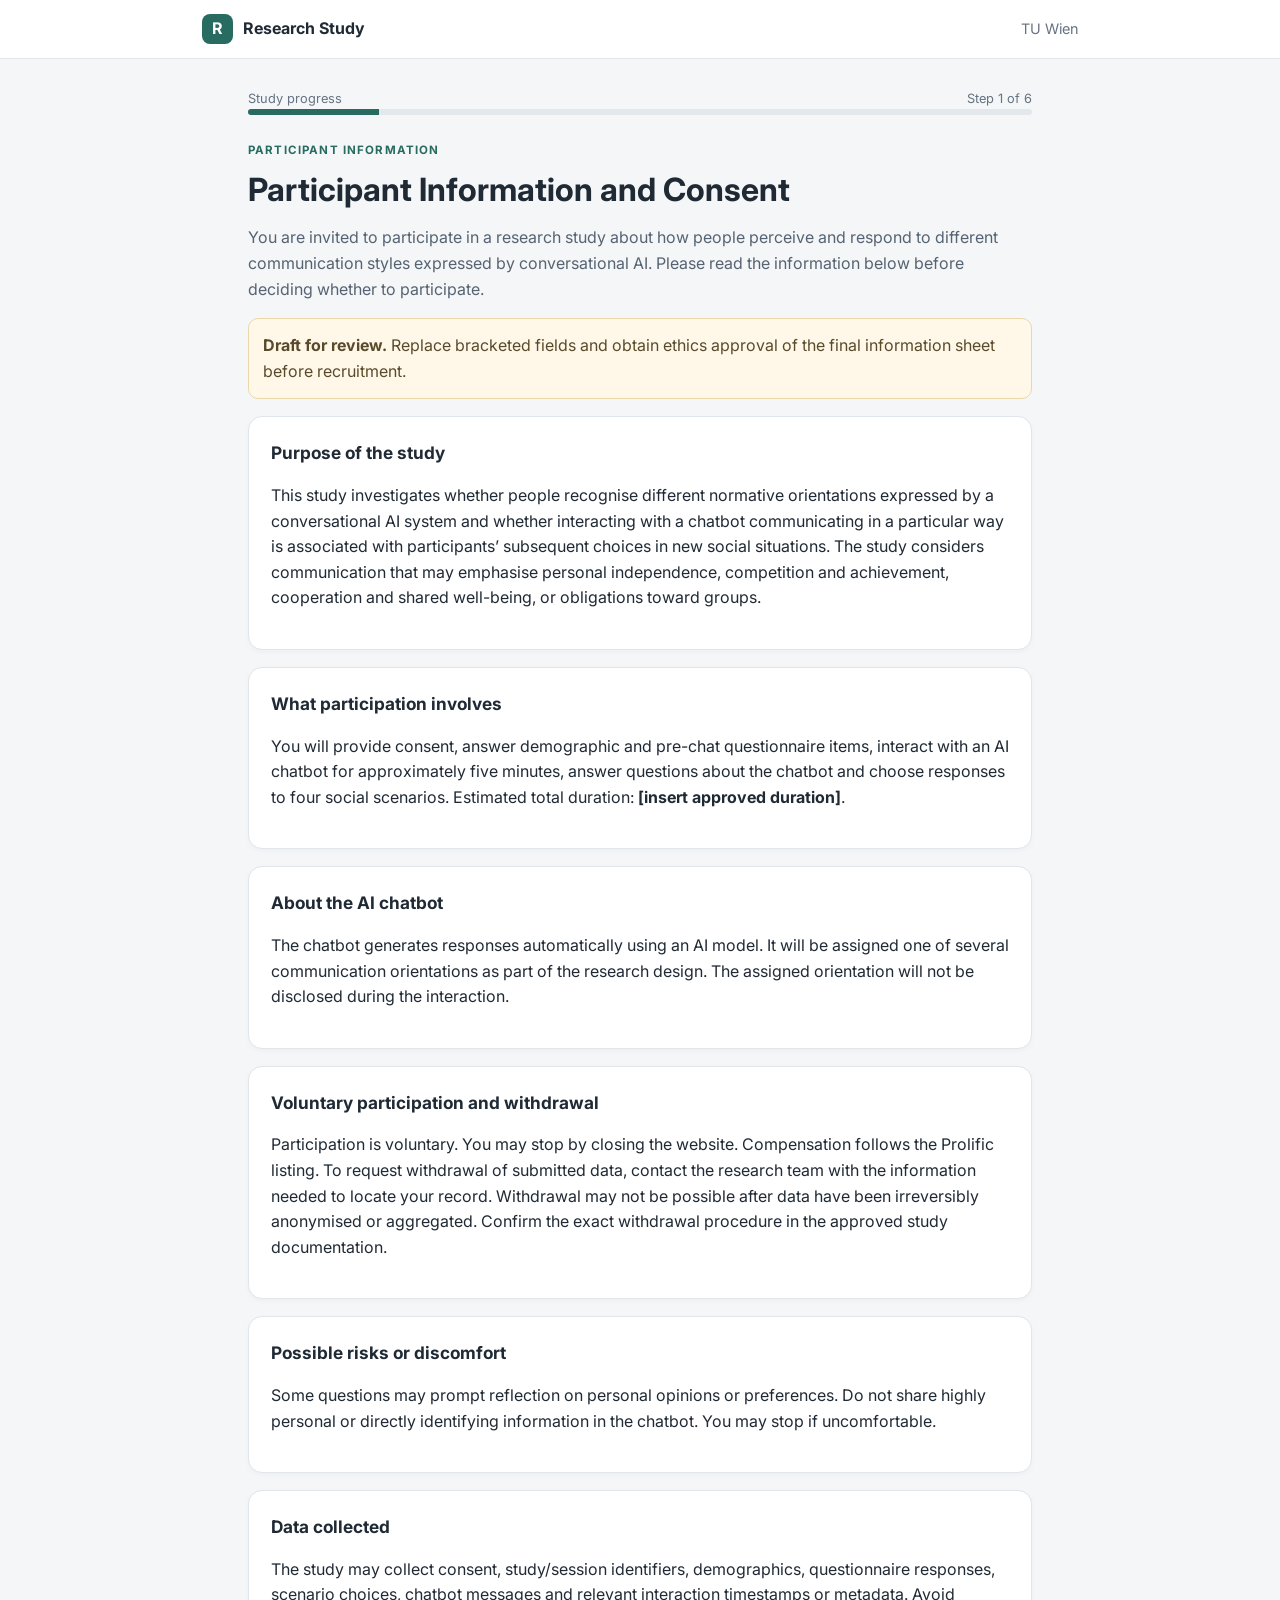
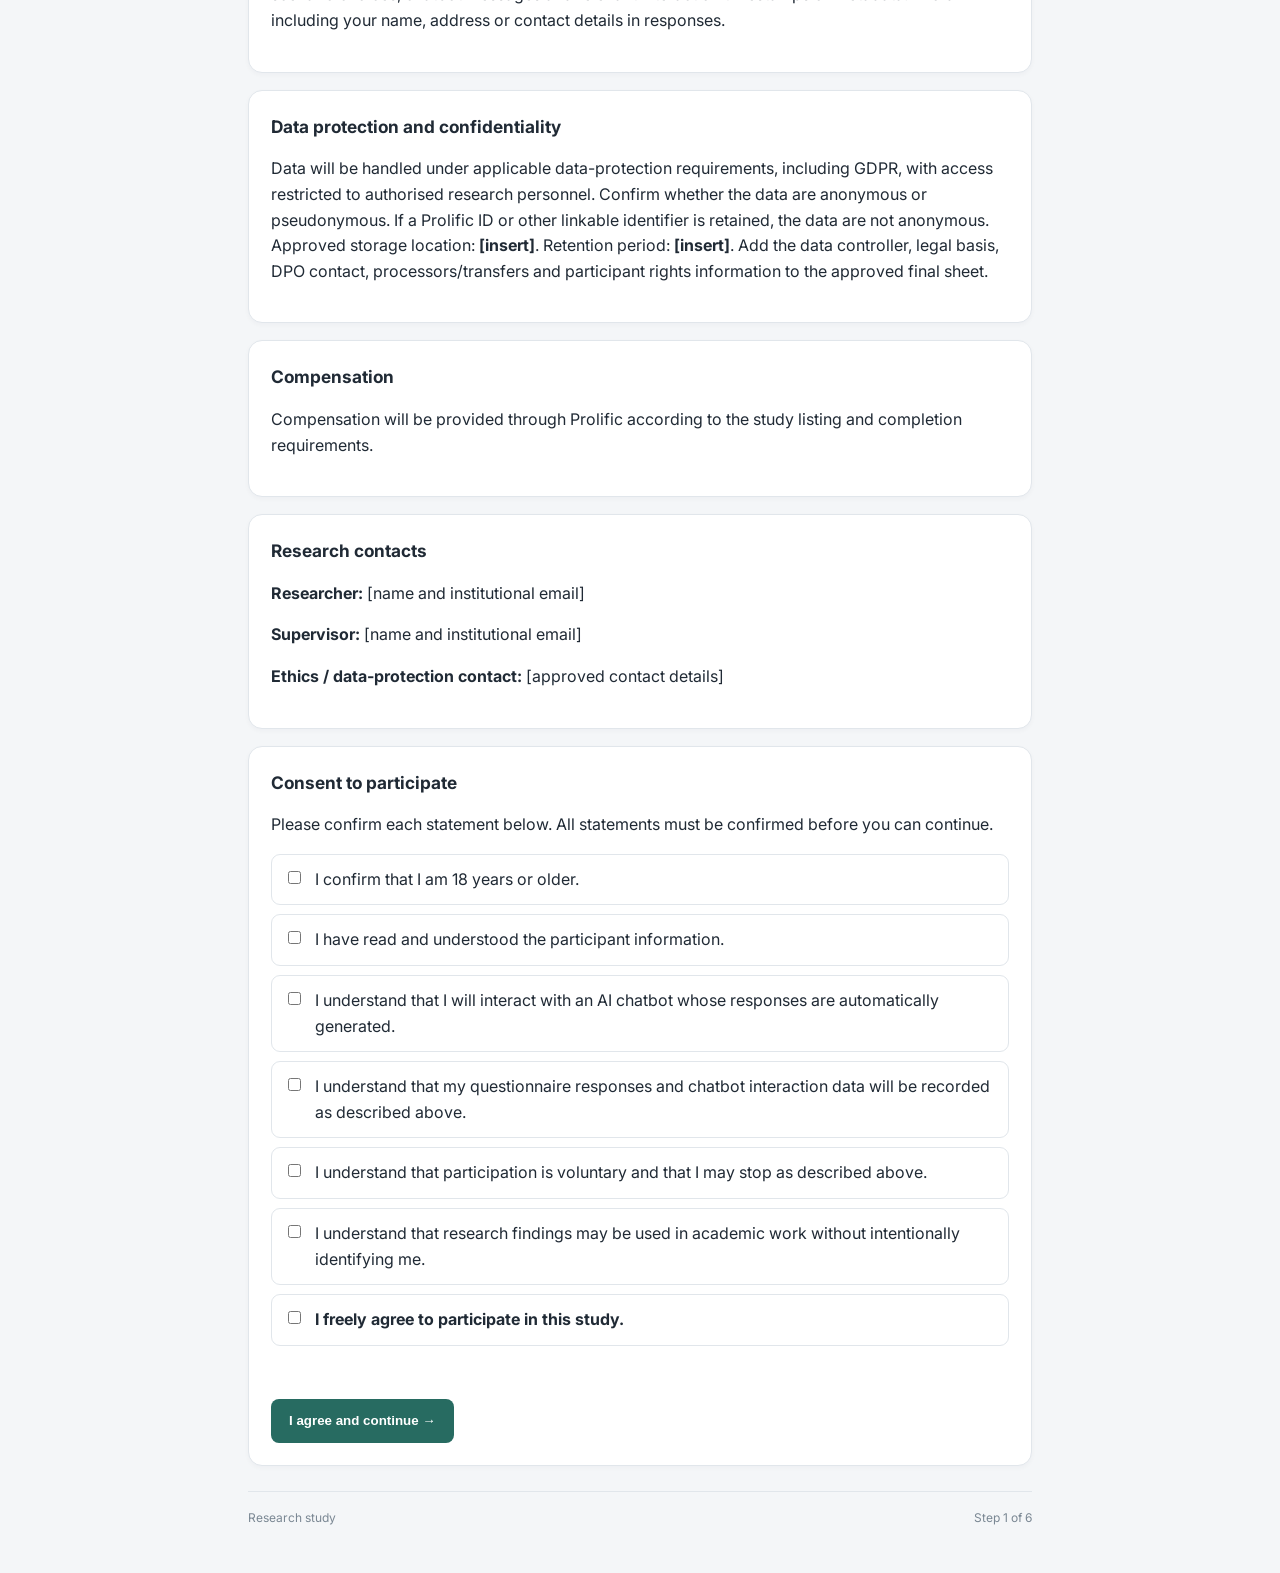
<file: index.html>
<!doctype html>
<html lang="en">
<head>
  <meta charset="utf-8">
  <meta name="viewport" content="width=device-width,initial-scale=1">
  <title>Research Study</title>

  <link rel="stylesheet" href="assets/styles.css">
  <script defer src="assets/config.js"></script>
  <script defer src="assets/app.js"></script>
</head>

<body data-page="consent">

<header class="site-header">
  <div class="header-inner">
    <div class="brand">
      <span class="brand-mark">R</span>
      Research Study
    </div>
    <span class="institution">TU Wien</span>
  </div>
</header>

<main class="survey-shell">

  <div class="progress-wrap">
    <div class="progress-label">
      <span>Study progress</span>
      <span>Step 1 of 6</span>
    </div>
    <div class="progress-track">
      <span style="width:16.67%"></span>
    </div>
  </div>

  <section class="page-heading">
    <p class="eyebrow">PARTICIPANT INFORMATION</p>
    <h1>Participant Information and Consent</h1>
    <p class="intro">
      You are invited to participate in a research study about how people
      perceive and respond to different communication styles expressed by
      conversational AI. Please read the information below before deciding
      whether to participate.
    </p>
  </section>

  <div class="notice">
    <b>Draft for review.</b>
    Replace bracketed fields and obtain ethics approval of the final
    information sheet before recruitment.
  </div>

  <section class="content-section">
    <h2>Purpose of the study</h2>
    <p>
      This study investigates whether people recognise different normative
      orientations expressed by a conversational AI system and whether
      interacting with a chatbot communicating in a particular way is
      associated with participants’ subsequent choices in new social
      situations. The study considers communication that may emphasise
      personal independence, competition and achievement, cooperation and
      shared well-being, or obligations toward groups.
    </p>
  </section>

  <section class="content-section">
    <h2>What participation involves</h2>
    <p>
      You will provide consent, answer demographic and pre-chat questionnaire
      items, interact with an AI chatbot for approximately five minutes,
      answer questions about the chatbot and choose responses to four social
      scenarios. Estimated total duration:
      <b>[insert approved duration]</b>.
    </p>
  </section>

  <section class="content-section">
    <h2>About the AI chatbot</h2>
    <p>
      The chatbot generates responses automatically using an AI model.
      It will be assigned one of several communication orientations as part
      of the research design. The assigned orientation will not be disclosed
      during the interaction.
    </p>
  </section>

  <section class="content-section">
    <h2>Voluntary participation and withdrawal</h2>
    <p>
      Participation is voluntary. You may stop by closing the website.
      Compensation follows the Prolific listing. To request withdrawal of
      submitted data, contact the research team with the information needed
      to locate your record. Withdrawal may not be possible after data have
      been irreversibly anonymised or aggregated. Confirm the exact
      withdrawal procedure in the approved study documentation.
    </p>
  </section>

  <section class="content-section">
    <h2>Possible risks or discomfort</h2>
    <p>
      Some questions may prompt reflection on personal opinions or
      preferences. Do not share highly personal or directly identifying
      information in the chatbot. You may stop if uncomfortable.
    </p>
  </section>

  <section class="content-section">
    <h2>Data collected</h2>
    <p>
      The study may collect consent, study/session identifiers, demographics,
      questionnaire responses, scenario choices, chatbot messages and
      relevant interaction timestamps or metadata. Avoid including your
      name, address or contact details in responses.
    </p>
  </section>

  <section class="content-section">
    <h2>Data protection and confidentiality</h2>
    <p>
      Data will be handled under applicable data-protection requirements,
      including GDPR, with access restricted to authorised research
      personnel. Confirm whether the data are anonymous or pseudonymous.
      If a Prolific ID or other linkable identifier is retained, the data
      are not anonymous. Approved storage location: <b>[insert]</b>.
      Retention period: <b>[insert]</b>. Add the data controller, legal
      basis, DPO contact, processors/transfers and participant rights
      information to the approved final sheet.
    </p>
  </section>

  <section class="content-section">
    <h2>Compensation</h2>
    <p>
      Compensation will be provided through Prolific according to the study
      listing and completion requirements.
    </p>
  </section>

  <section class="content-section">
    <h2>Research contacts</h2>
    <p><b>Researcher:</b> [name and institutional email]</p>
    <p><b>Supervisor:</b> [name and institutional email]</p>
    <p><b>Ethics / data-protection contact:</b> [approved contact details]</p>
  </section>

  <section class="content-section">
    <h2>Consent to participate</h2>
    <p>
      Please confirm each statement below. All statements must be confirmed
      before you can continue.
    </p>

    <form id="consent-form">

      <label class="check-row">
        <input type="checkbox" name="adult" value="yes" required>
        I confirm that I am 18 years or older.
      </label>

      <label class="check-row">
        <input type="checkbox" name="information" value="yes" required>
        I have read and understood the participant information.
      </label>

      <label class="check-row">
        <input type="checkbox" name="ai" value="yes" required>
        I understand that I will interact with an AI chatbot whose responses
        are automatically generated.
      </label>

      <label class="check-row">
        <input type="checkbox" name="data" value="yes" required>
        I understand that my questionnaire responses and chatbot interaction
        data will be recorded as described above.
      </label>

      <label class="check-row">
        <input type="checkbox" name="voluntary" value="yes" required>
        I understand that participation is voluntary and that I may stop
        as described above.
      </label>

      <label class="check-row">
        <input type="checkbox" name="publication" value="yes" required>
        I understand that research findings may be used in academic work
        without intentionally identifying me.
      </label>

      <label class="check-row">
        <input type="checkbox" name="agree" value="yes" required>
        <b>I freely agree to participate in this study.</b>
      </label>

      <p id="consent-error" class="form-error" role="alert"></p>

      <button
        class="button button-primary"
        type="submit"
      >
        I agree and continue →
      </button>

    </form>
  </section>

  <footer class="page-footer">
    <span>Research study</span>
    <span>Step 1 of 6</span>
  </footer>

</main>

</body>
</html>
</file>
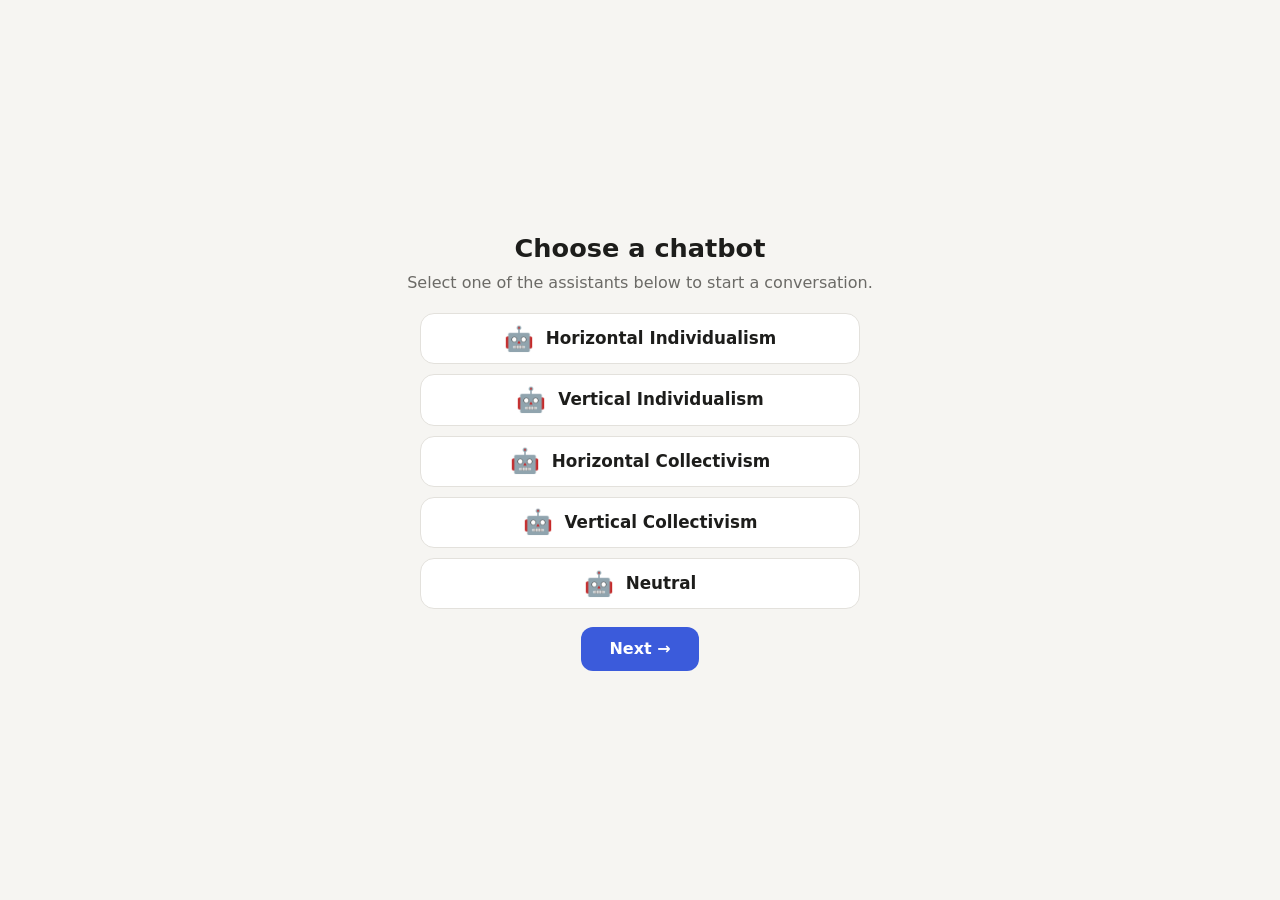
<file: chatbot.html>
<!DOCTYPE html>
<html lang="en">
<head>
<meta charset="UTF-8">
<meta name="viewport" content="width=device-width, initial-scale=1">
<title>Chatbot Hub</title>
<style>
  :root{--bg:#f6f5f2;--surface:#fff;--text:#1d1d1b;--muted:#6b6a66;--accent:#3b5bdb;--accent-text:#fff;--border:#e3e1dc;--user:#3b5bdb;--bot:#eeece7}
  @media (prefers-color-scheme:dark){:root{--bg:#161616;--surface:#212121;--text:#ececea;--muted:#9a9993;--accent:#7c93f5;--accent-text:#10131f;--border:#333;--user:#4a63d8;--bot:#2c2c2b}}
  *{box-sizing:border-box}
  html,body{height:100%;margin:0}
  body{background:var(--bg);color:var(--text);font:16px/1.5 system-ui,-apple-system,"Segoe UI",sans-serif}
  .view{display:none;height:100%;max-width:760px;margin:0 auto;padding:24px 16px}
  .view.active{display:flex;flex-direction:column}

  /* Bot list: centered, stacked, compact */
  h1{margin:0 0 4px;font-size:1.6rem}
  .sub{color:var(--muted);margin:0 0 18px}
  #list-view.active{justify-content:safe center;align-items:center;text-align:center;overflow-y:auto}
  .grid{display:flex;flex-direction:column;gap:10px;width:100%;max-width:440px}
  .card{display:flex;align-items:center;justify-content:center;gap:12px;background:var(--surface);border:1px solid var(--border);border-radius:14px;padding:12px 18px;text-align:center;cursor:pointer;color:inherit;font:inherit;transition:transform .15s,border-color .15s}
  .card:hover{transform:translateY(-2px);border-color:var(--accent)}
  .card .emoji{font-size:1.5rem;line-height:1}
  .card h2{margin:0;font-size:1.05rem}
  .card p{margin:0;color:var(--muted);font-size:.9rem}
  .card p:empty{display:none}

  /* Chat */
  header{display:flex;align-items:center;gap:12px;padding-bottom:12px;border-bottom:1px solid var(--border)}
  header button{background:none;border:1px solid var(--border);color:var(--text);border-radius:8px;padding:6px 12px;cursor:pointer;font:inherit}
  header .title{font-weight:600}
  #messages{flex:1;overflow-y:auto;padding:16px 0;display:flex;flex-direction:column;gap:10px}
  .msg{max-width:80%;padding:10px 14px;border-radius:16px;white-space:pre-wrap;word-wrap:break-word}
  .msg.user{align-self:flex-end;background:var(--user);color:#fff;border-bottom-right-radius:4px}
  .msg.bot{align-self:flex-start;background:var(--bot);border-bottom-left-radius:4px}
  .msg.error{align-self:flex-start;background:transparent;border:1px solid #d9534f;color:#d9534f}
  .typing{color:var(--muted);font-style:italic}
  form{display:flex;gap:8px;padding-top:12px;border-top:1px solid var(--border)}
  textarea{flex:1;resize:none;border:1px solid var(--border);border-radius:12px;padding:10px 12px;font:inherit;background:var(--surface);color:var(--text);max-height:140px}
  textarea:focus{outline:2px solid var(--accent);outline-offset:-1px}
  form button{background:var(--accent);color:var(--accent-text);border:0;border-radius:12px;padding:0 20px;font:inherit;font-weight:600;cursor:pointer}
  form button:disabled{opacity:.5;cursor:not-allowed}
  #next{margin-top:18px;background:var(--accent);color:var(--accent-text);border:0;border-radius:12px;padding:10px 28px;font:inherit;font-weight:600;cursor:pointer}
</style>
</head>
<body>

<!-- Screen 1: bot list -->
<section id="list-view" class="view active">
  <h1>Choose a chatbot</h1>
  <p class="sub">Select one of the assistants below to start a conversation.</p>
  <div id="grid" class="grid"></div>
  <button id="next" type="button">Next →</button>
</section>

<!-- Screen 2: chat -->
<section id="chat-view" class="view">
  <header>
    <button id="back">← Back</button>
    <span id="bot-title" class="title"></span>
  </header>
  <div id="messages"></div>
  <form id="form">
    <textarea id="input" rows="1" placeholder="Type a message…" autocomplete="off"></textarea>
    <button id="send" type="submit">Send</button>
  </form>
</section>

<script>
/* =====================================================================
   1) BOTS: edit names, emojis and Production URLs here.
      Optional: add  description: "..."  to show a subtitle on a card.
   ===================================================================== */
const BOTS = [
  { id: "bot1", name: "Horizontal Individualism", emoji: "🤖", url: "https://n8n.media.tuwien.ac.at/webhook/081dece6-bb39-4f2f-9eba-d7d764baa713" },
  { id: "bot2", name: "Vertical Individualism",   emoji: "🤖", url: "https://n8n.media.tuwien.ac.at/webhook/212f5ec3-d485-45cb-b844-1f2da8c2df64" },
  { id: "bot3", name: "Horizontal Collectivism",  emoji: "🤖", url: "https://n8n.media.tuwien.ac.at/webhook/1c6cea6c-a2f4-4100-be37-87e0f11e1711" },
  { id: "bot4", name: "Vertical Collectivism",    emoji: "🤖", url: "https://n8n.media.tuwien.ac.at/webhook/bbcb23a2-2da1-485a-8ff1-3eb6faaca9f4" },
  { id: "bot5", name: "Neutral",                  emoji: "🤖", url: "https://n8n.media.tuwien.ac.at/webhook/0f106ff1-6106-4ef1-9b2b-d86296be23a2" },
];

/* =====================================================================
   2) REQUEST / RESPONSE FORMAT (matches your n8n Webhook workflows)
      n8n reads these as  body.sessionId  and  body.chatInput
   ===================================================================== */
function buildRequestBody(text, sessionId) {
  return { action: "sendMessage", sessionId: sessionId, chatInput: text };
}

// Pulls the reply text out of n8n's JSON: {"output": "..."}
function extractReply(data) {
  if (Array.isArray(data)) data = data[0];
  if (typeof data === "string") return data;
  return data?.output ?? data?.text ?? data?.message ?? data?.response ?? JSON.stringify(data);
}

/* =====================================================================
   3) NEXT BUTTON (on the bot list page): page opened when clicked
   ===================================================================== */
const NEXT_PAGE = "post-chat.html";

/* ===================================================================== */

const $ = (id) => document.getElementById(id);
const sessions = {};   // one session per bot, so each bot keeps its own memory
const histories = {};  // chat history per bot (kept while the page is open)
let current = null;

function newSessionId() {
  return (crypto.randomUUID ? crypto.randomUUID() : String(Date.now()) + Math.random());
}

// Render bot cards
BOTS.forEach((bot) => {
  const card = document.createElement("button");
  card.className = "card";
  card.innerHTML = '<div class="emoji"></div><h2></h2><p></p>';
  card.querySelector(".emoji").textContent = bot.emoji;
  card.querySelector("h2").textContent = bot.name;
  card.querySelector("p").textContent = bot.description || "";
  card.onclick = () => openBot(bot);
  $("grid").appendChild(card);
});

function show(view) {
  document.querySelectorAll(".view").forEach((v) => v.classList.remove("active"));
  $(view).classList.add("active");
}

function addMessage(role, text) {
  const el = document.createElement("div");
  el.className = "msg " + role;
  el.textContent = text;
  $("messages").appendChild(el);
  $("messages").scrollTop = $("messages").scrollHeight;
  return el;
}

$("next").onclick = () => { window.location.href = NEXT_PAGE; };

function openBot(bot) {
  current = bot;
  sessions[bot.id] ??= newSessionId();
  histories[bot.id] ??= [];
  $("bot-title").textContent = bot.emoji + " " + bot.name;
  $("messages").innerHTML = "";
  histories[bot.id].forEach((m) => addMessage(m.role, m.text));
  if (!histories[bot.id].length) addMessage("bot", "Hi! How can I help?");
  show("chat-view");
  $("input").focus();
}

$("back").onclick = () => show("list-view");

async function sendMessage(text) {
  const bot = current;
  addMessage("user", text);
  histories[bot.id].push({ role: "user", text });
  $("send").disabled = true;
  const typing = addMessage("bot", "Typing…");
  typing.classList.add("typing");

  try {
    const res = await fetch(bot.url, {
      method: "POST",
      headers: { "Content-Type": "application/json" },
      body: JSON.stringify(buildRequestBody(text, sessions[bot.id])),
    });
    if (!res.ok) throw new Error("Server responded with " + res.status);
    const raw = await res.text();
    let data;
    try { data = JSON.parse(raw); } catch { data = raw; }
    const reply = extractReply(data);
    typing.remove();
    addMessage("bot", reply);
    histories[bot.id].push({ role: "bot", text: reply });
  } catch (err) {
    typing.remove();
    addMessage("error", "Could not reach the bot. " + err.message);
  } finally {
    $("send").disabled = false;
    $("input").focus();
  }
}

$("form").onsubmit = (e) => {
  e.preventDefault();
  const text = $("input").value.trim();
  if (!text || $("send").disabled) return;
  $("input").value = "";
  $("input").style.height = "auto";
  sendMessage(text);
};

// Enter sends, Shift+Enter makes a new line
$("input").addEventListener("keydown", (e) => {
  if (e.key === "Enter" && !e.shiftKey) { e.preventDefault(); $("form").requestSubmit(); }
});
$("input").addEventListener("input", (e) => {
  e.target.style.height = "auto";
  e.target.style.height = e.target.scrollHeight + "px";
});
</script>
</body>
</html>
</file>
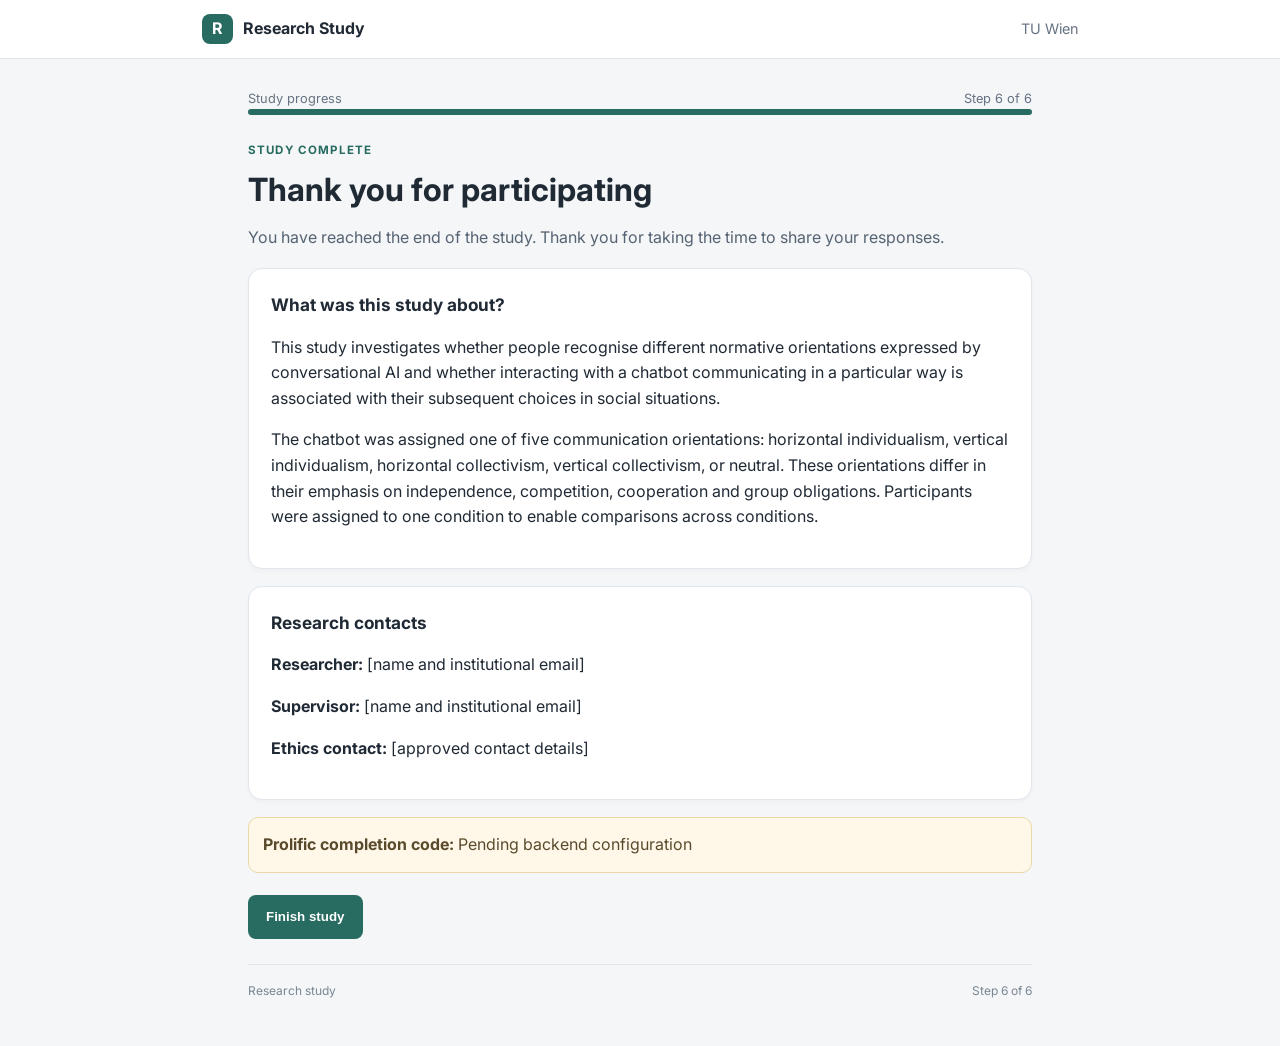
<file: debrief.html>
<!doctype html><html lang="en"><head><meta charset="utf-8"><meta name="viewport" content="width=device-width,initial-scale=1"><title>Research Study</title><link rel="stylesheet" href="assets/styles.css"><script defer src="assets/config.js"></script><script defer src="assets/app.js"></script></head><body data-page="debrief"><header class="site-header"><div class="header-inner"><div class="brand"><span class="brand-mark">R</span>Research Study</div><span class="institution">TU Wien</span></div></header><main class="survey-shell"><div class="progress-wrap"><div class="progress-label"><span>Study progress</span><span>Step 6 of 6</span></div><div class="progress-track"><span style="width:100%"></span></div></div><section class="page-heading"><p class="eyebrow">STUDY COMPLETE</p><h1>Thank you for participating</h1><p class="intro">You have reached the end of the study. Thank you for taking the time to share your responses.</p></section><section class="content-section"><h2>What was this study about?</h2><p>This study investigates whether people recognise different normative orientations expressed by conversational AI and whether interacting with a chatbot communicating in a particular way is associated with their subsequent choices in social situations.</p><p>The chatbot was assigned one of five communication orientations: horizontal individualism, vertical individualism, horizontal collectivism, vertical collectivism, or neutral. These orientations differ in their emphasis on independence, competition, cooperation and group obligations. Participants were assigned to one condition to enable comparisons across conditions.</p></section><section class="content-section"><h2>Research contacts</h2><p><b>Researcher:</b> [name and institutional email]</p><p><b>Supervisor:</b> [name and institutional email]</p><p><b>Ethics contact:</b> [approved contact details]</p></section><div class="notice"><b>Prolific completion code:</b> <span id="completion-code">Pending backend configuration</span></div><div class="form-actions"><button id="finish-button" class="button button-primary" type="button">Finish study</button></div><footer class="page-footer"><span>Research study</span><span>Step 6 of 6</span></footer></main></body></html>
</file>
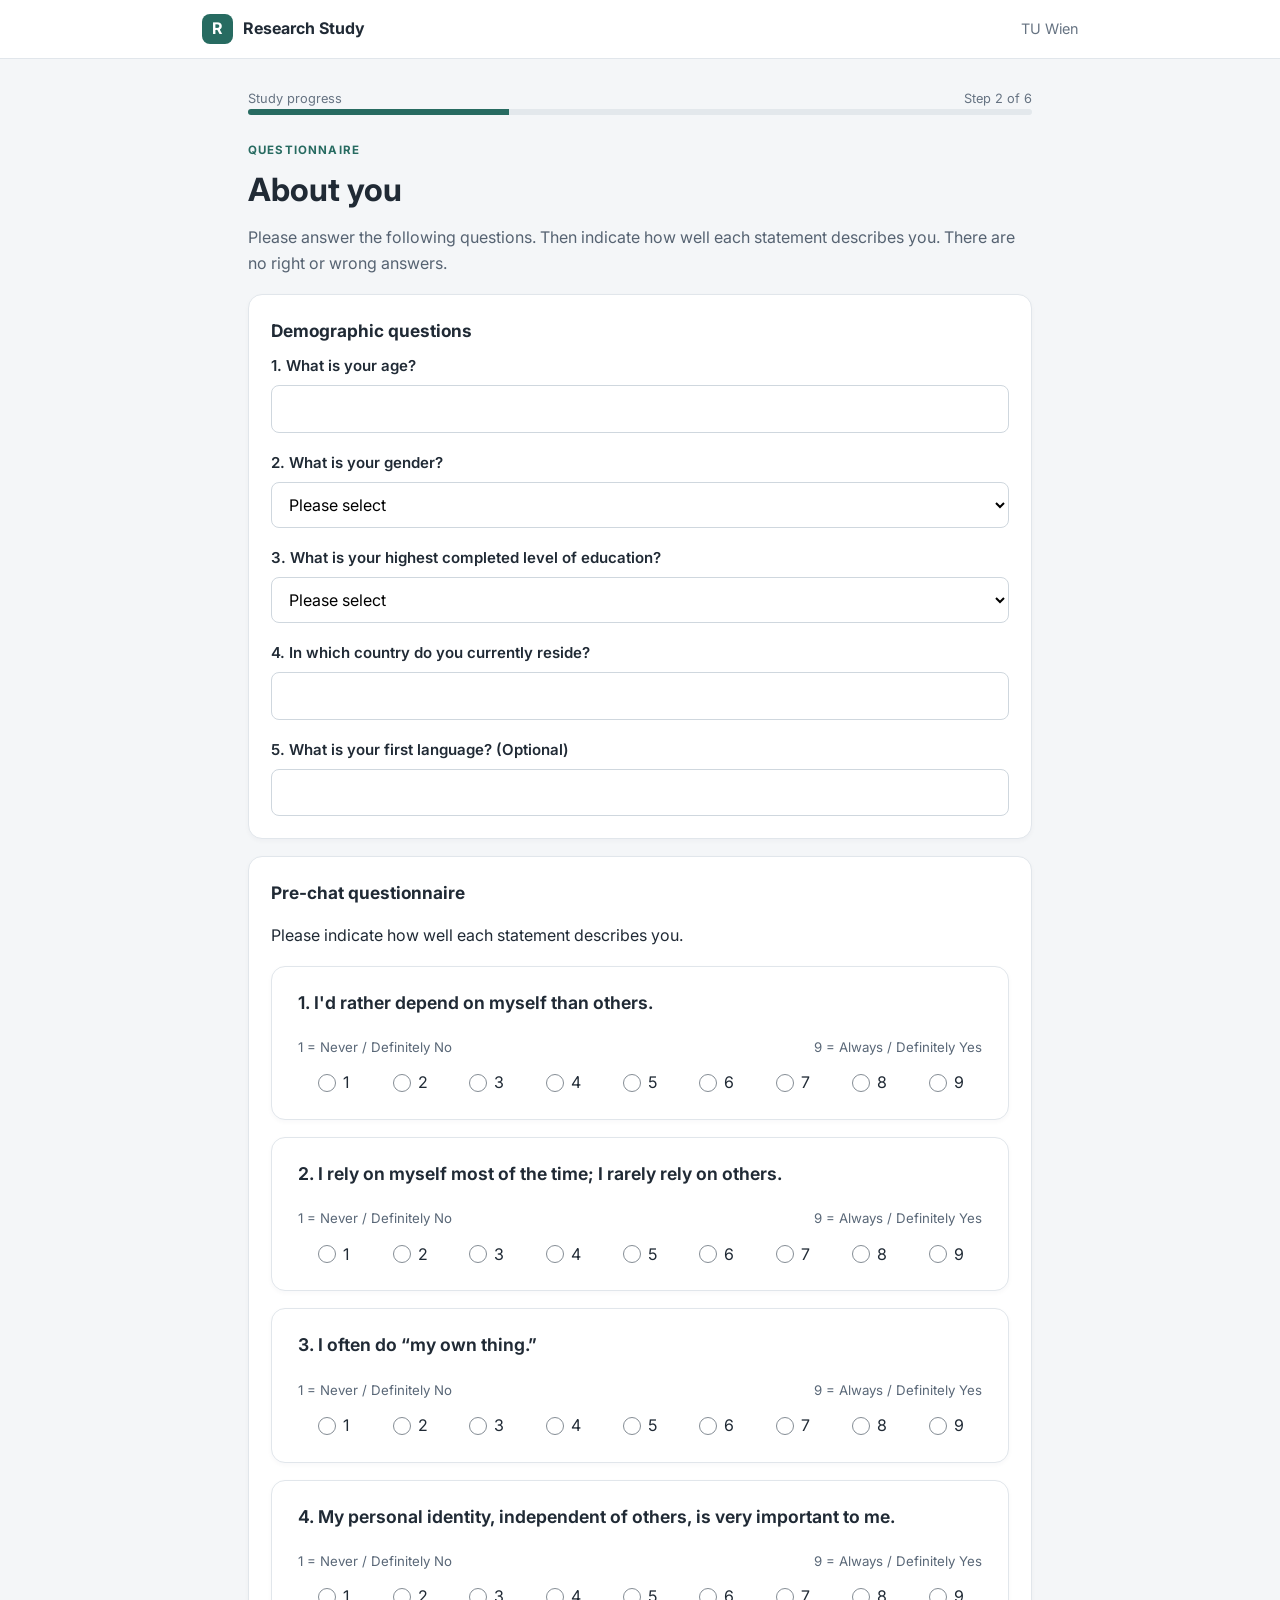
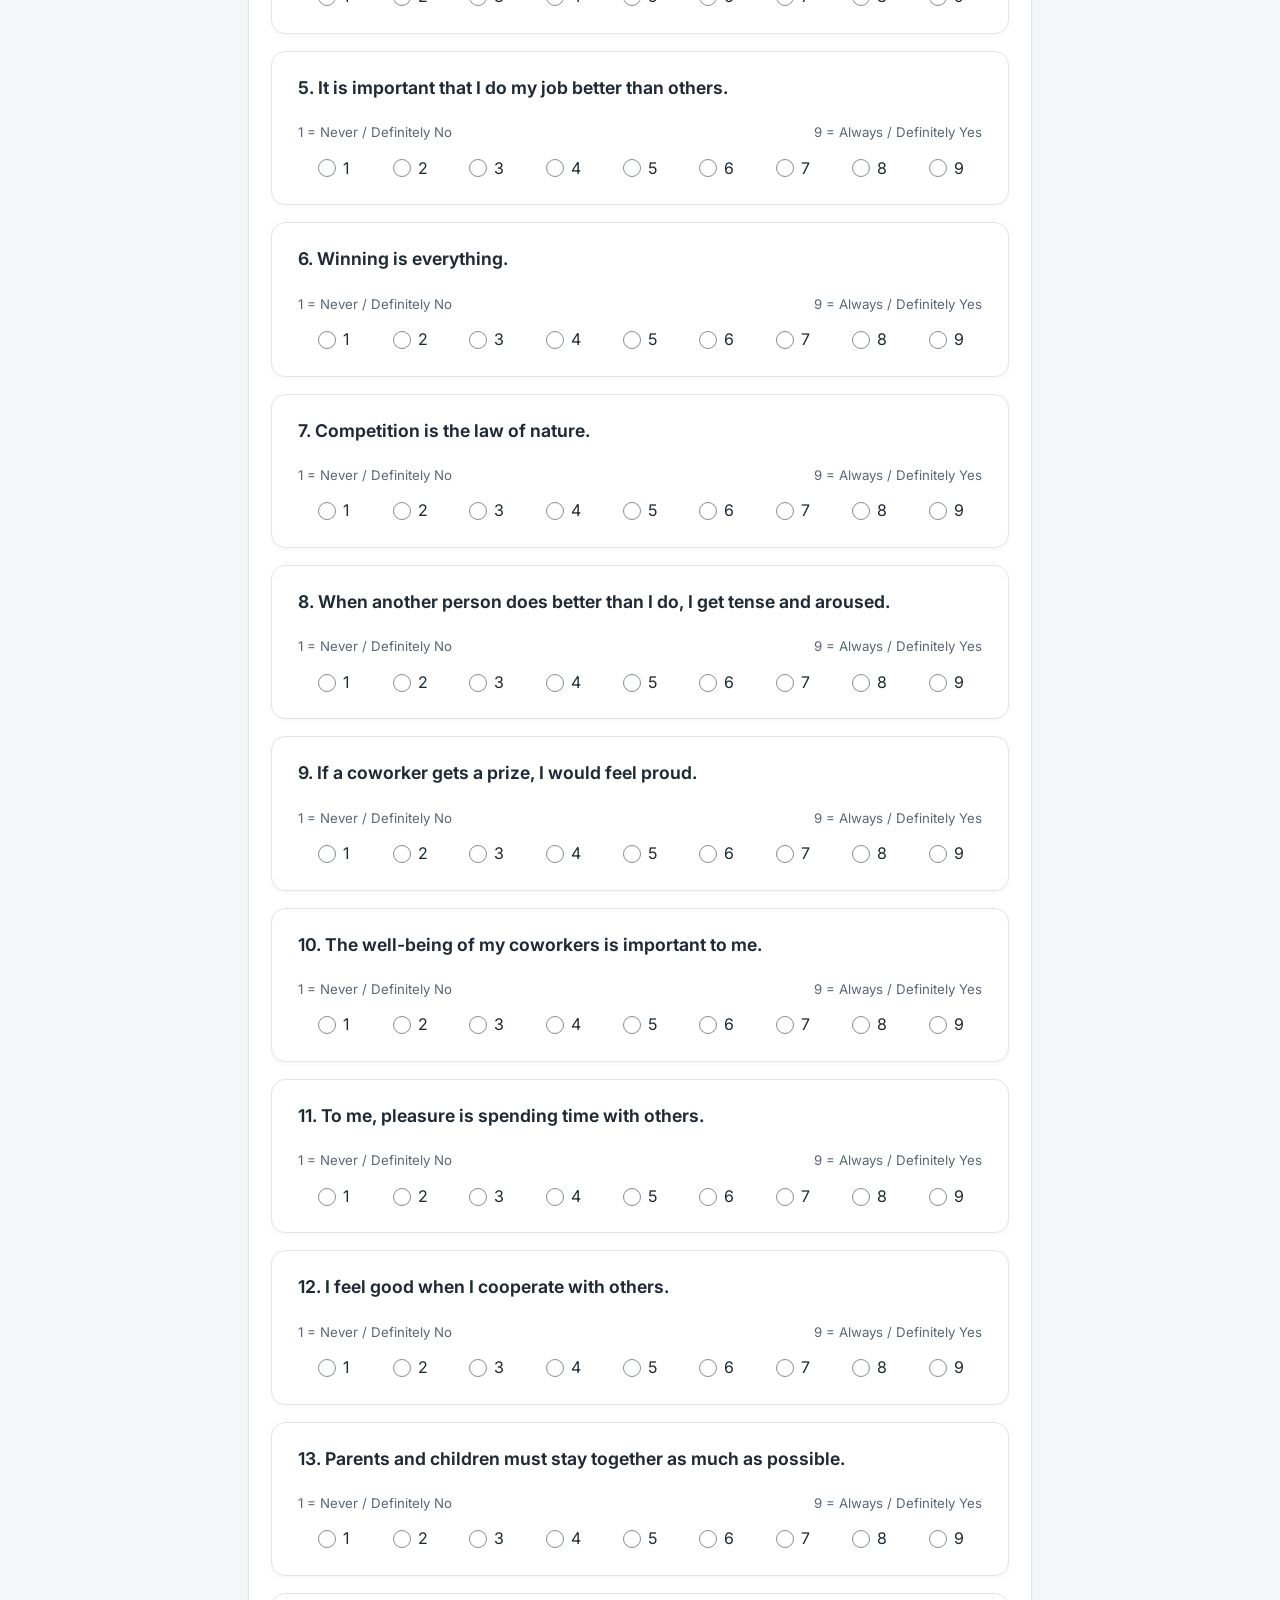
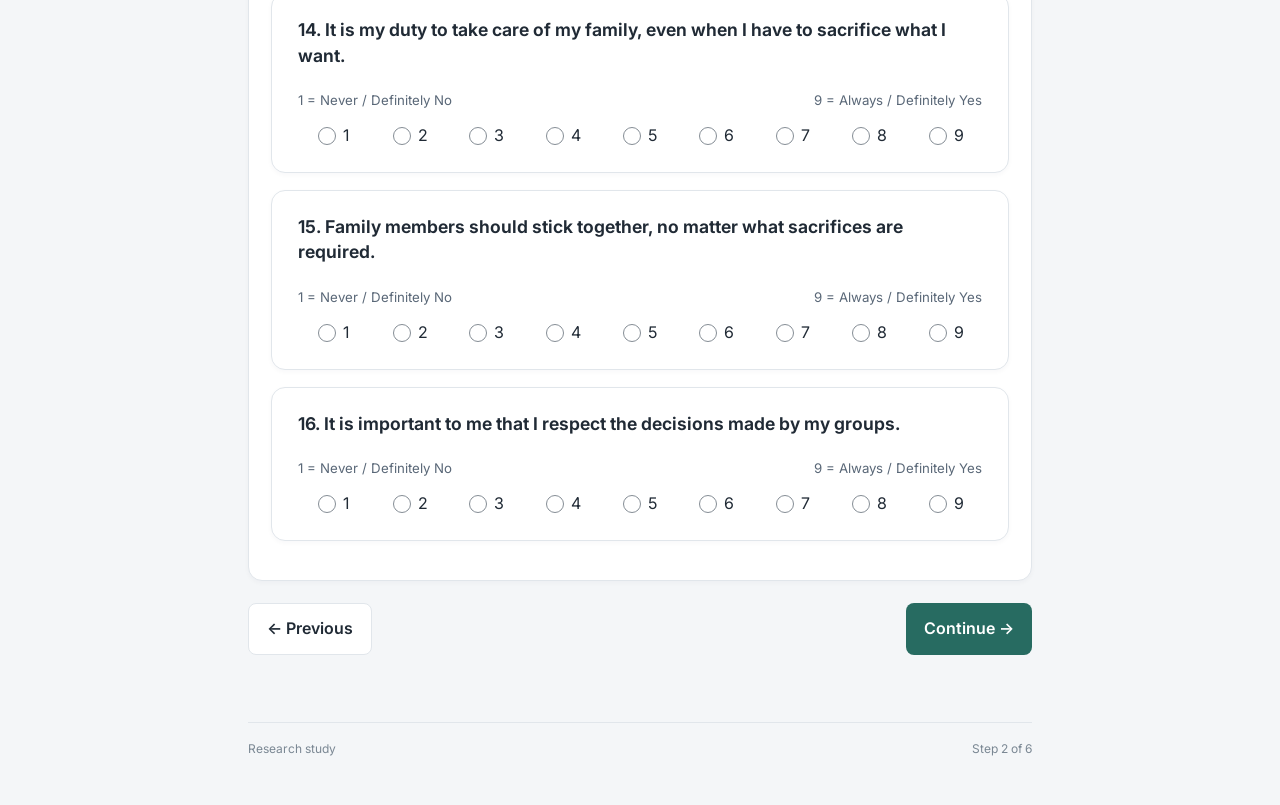
<file: demographics.html>
<!doctype html><html lang="en"><head><meta charset="utf-8"><meta name="viewport" content="width=device-width,initial-scale=1"><title>Research Study</title><link rel="stylesheet" href="assets/styles.css"><script defer src="assets/config.js"></script><script defer src="assets/app.js"></script></head><body data-page="baseline"><header class="site-header"><div class="header-inner"><div class="brand"><span class="brand-mark">R</span>Research Study</div><span class="institution">TU Wien</span></div></header><main class="survey-shell"><div class="progress-wrap"><div class="progress-label"><span>Study progress</span><span>Step 2 of 6</span></div><div class="progress-track"><span style="width:33.33%"></span></div></div><section class="page-heading"><p class="eyebrow">QUESTIONNAIRE</p><h1>About you</h1><p class="intro">Please answer the following questions. Then indicate how well each statement describes you. There are no right or wrong answers.</p></section><form id="baseline-form"><section class="content-section"><h2>Demographic questions</h2><div class="form-grid"><div class="field"><label for="age">1. What is your age?</label><input id="age" name="age" type="number" min="18" max="120" required></div><div class="field"><label for="gender">2. What is your gender?</label><select id="gender" name="gender" required><option value="">Please select</option><option>Woman</option><option>Man</option><option>Non-binary</option><option>Another identity</option><option>Prefer not to say</option></select></div><div class="field"><label for="education">3. What is your highest completed level of education?</label><select id="education" name="education" required><option value="">Please select</option><option>Primary education</option><option>Secondary education</option><option>Vocational qualification</option><option>Bachelor's degree</option><option>Master's degree</option><option>Doctoral degree</option><option>Other</option><option>Prefer not to say</option></select></div><div class="field"><label for="residence">4. In which country do you currently reside?</label><input id="residence" name="residence" required></div><div class="field"><label for="language">5. What is your first language? (Optional)</label><input id="language" name="language"></div></div></section><section class="content-section"><h2>Pre-chat questionnaire</h2><p>Please indicate how well each statement describes you.</p><div id="hvic-items"></div></section><div class="form-actions"><a class="button button-secondary" href="index.html">← Previous</a><a class="button button-primary" href="chatbot.html">Continue →</a></div><p id="baseline-error" class="form-error"></p></form><footer class="page-footer"><span>Research study</span><span>Step 2 of 6</span></footer></main></body></html>
</file>
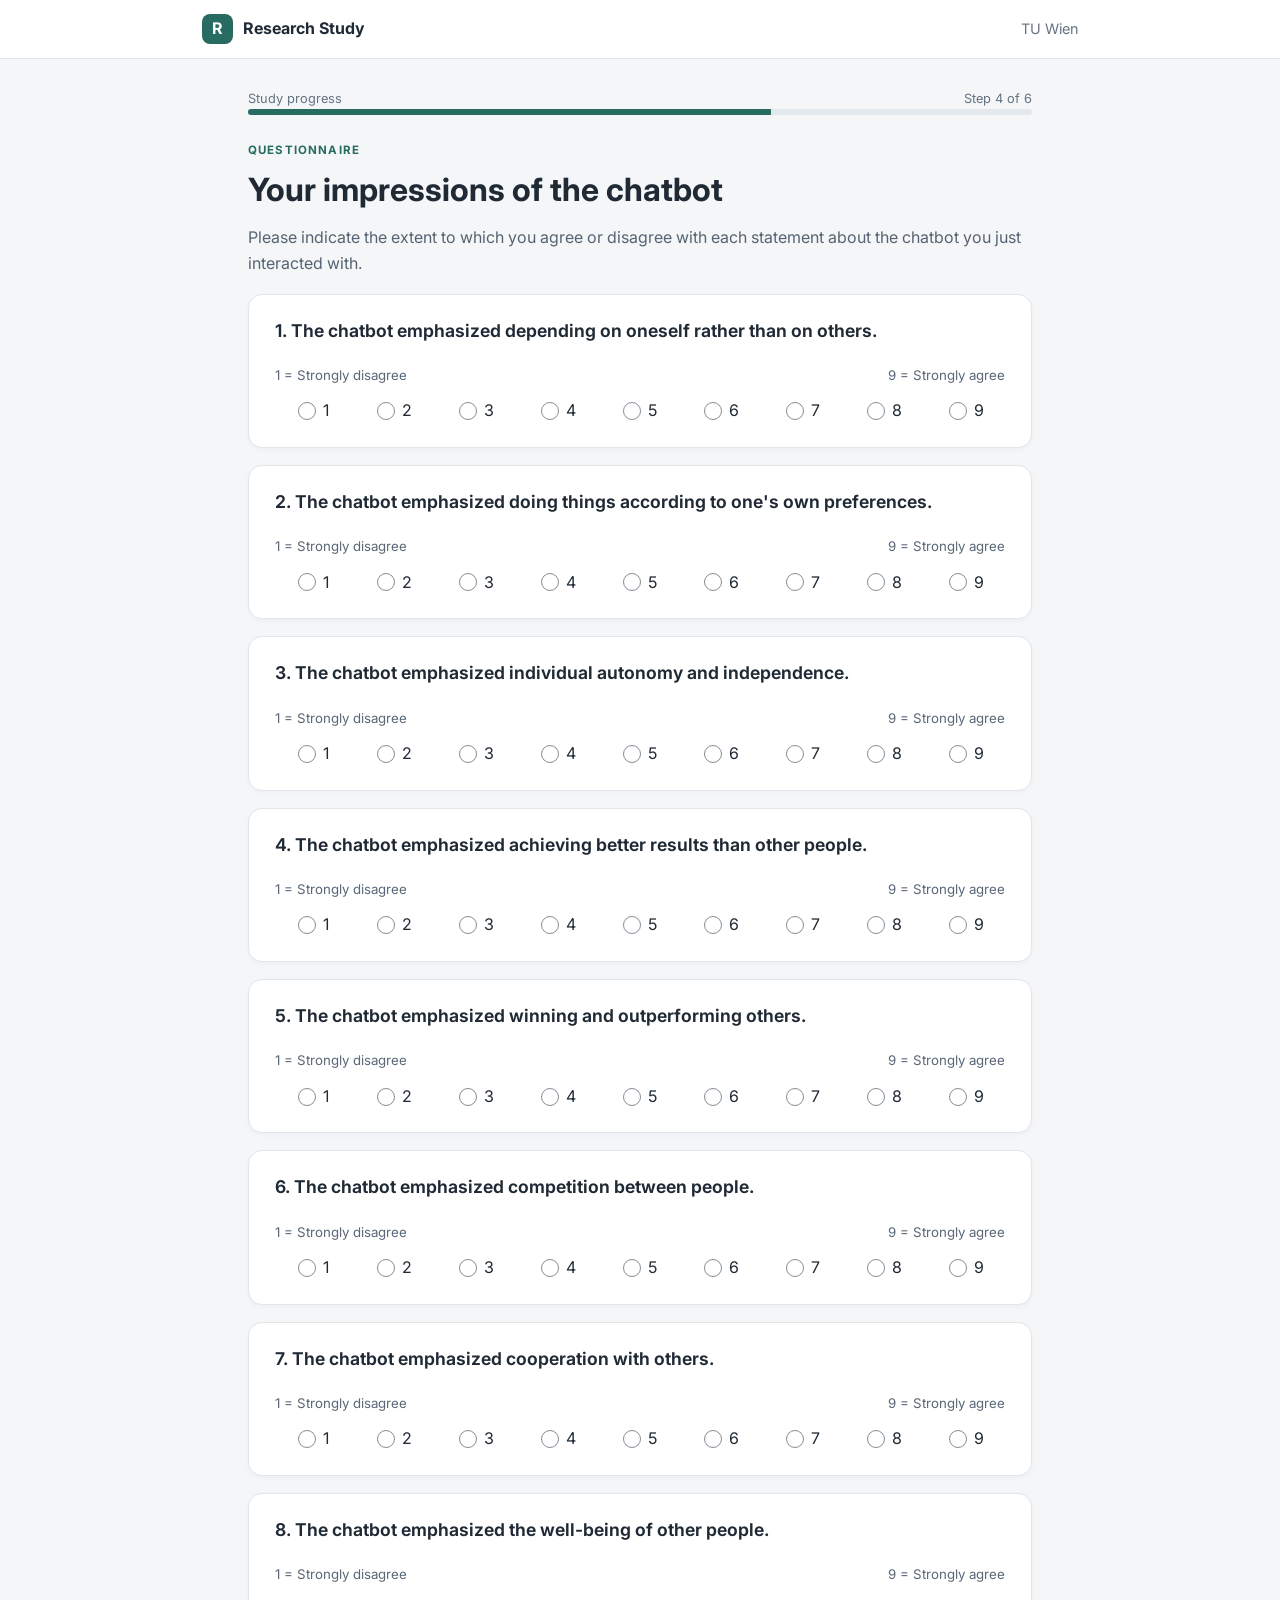
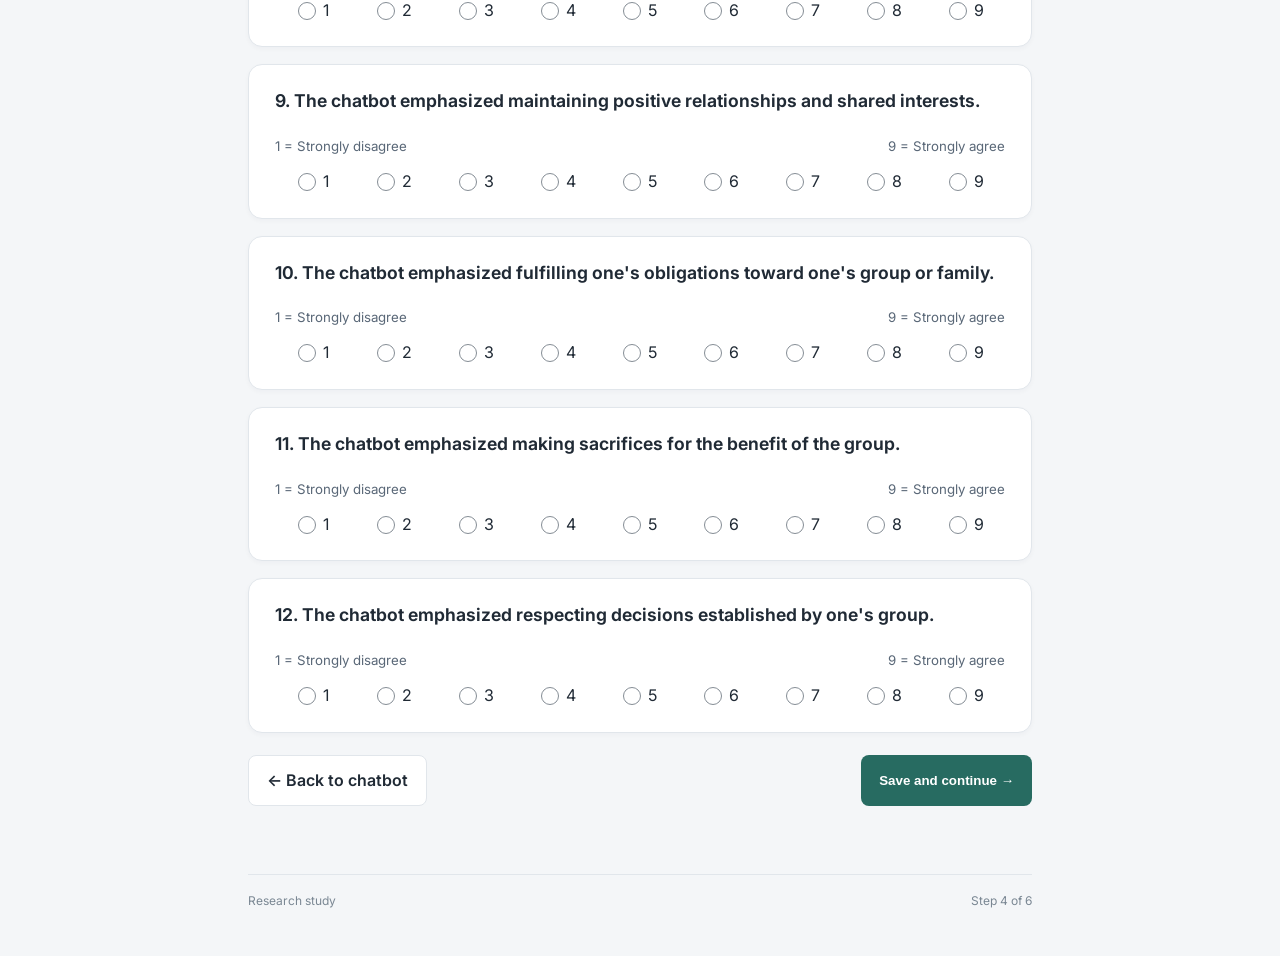
<file: post-chat.html>
<!doctype html><html lang="en"><head><meta charset="utf-8"><meta name="viewport" content="width=device-width,initial-scale=1"><title>Research Study</title><link rel="stylesheet" href="assets/styles.css"><script defer src="assets/config.js"></script><script defer src="assets/app.js"></script></head><body data-page="postchat"><header class="site-header"><div class="header-inner"><div class="brand"><span class="brand-mark">R</span>Research Study</div><span class="institution">TU Wien</span></div></header><main class="survey-shell"><div class="progress-wrap"><div class="progress-label"><span>Study progress</span><span>Step 4 of 6</span></div><div class="progress-track"><span style="width:66.67%"></span></div></div><section class="page-heading"><p class="eyebrow">QUESTIONNAIRE</p><h1>Your impressions of the chatbot</h1><p class="intro">Please indicate the extent to which you agree or disagree with each statement about the chatbot you just interacted with.</p></section><form id="postchat-form"><div id="postchat-items"></div><div class="form-actions"><a class="button button-secondary" href="chat.html">← Back to chatbot</a><button class="button button-primary">Save and continue →</button></div><p id="postchat-error" class="form-error"></p></form><footer class="page-footer"><span>Research study</span><span>Step 4 of 6</span></footer></main></body></html>
</file>
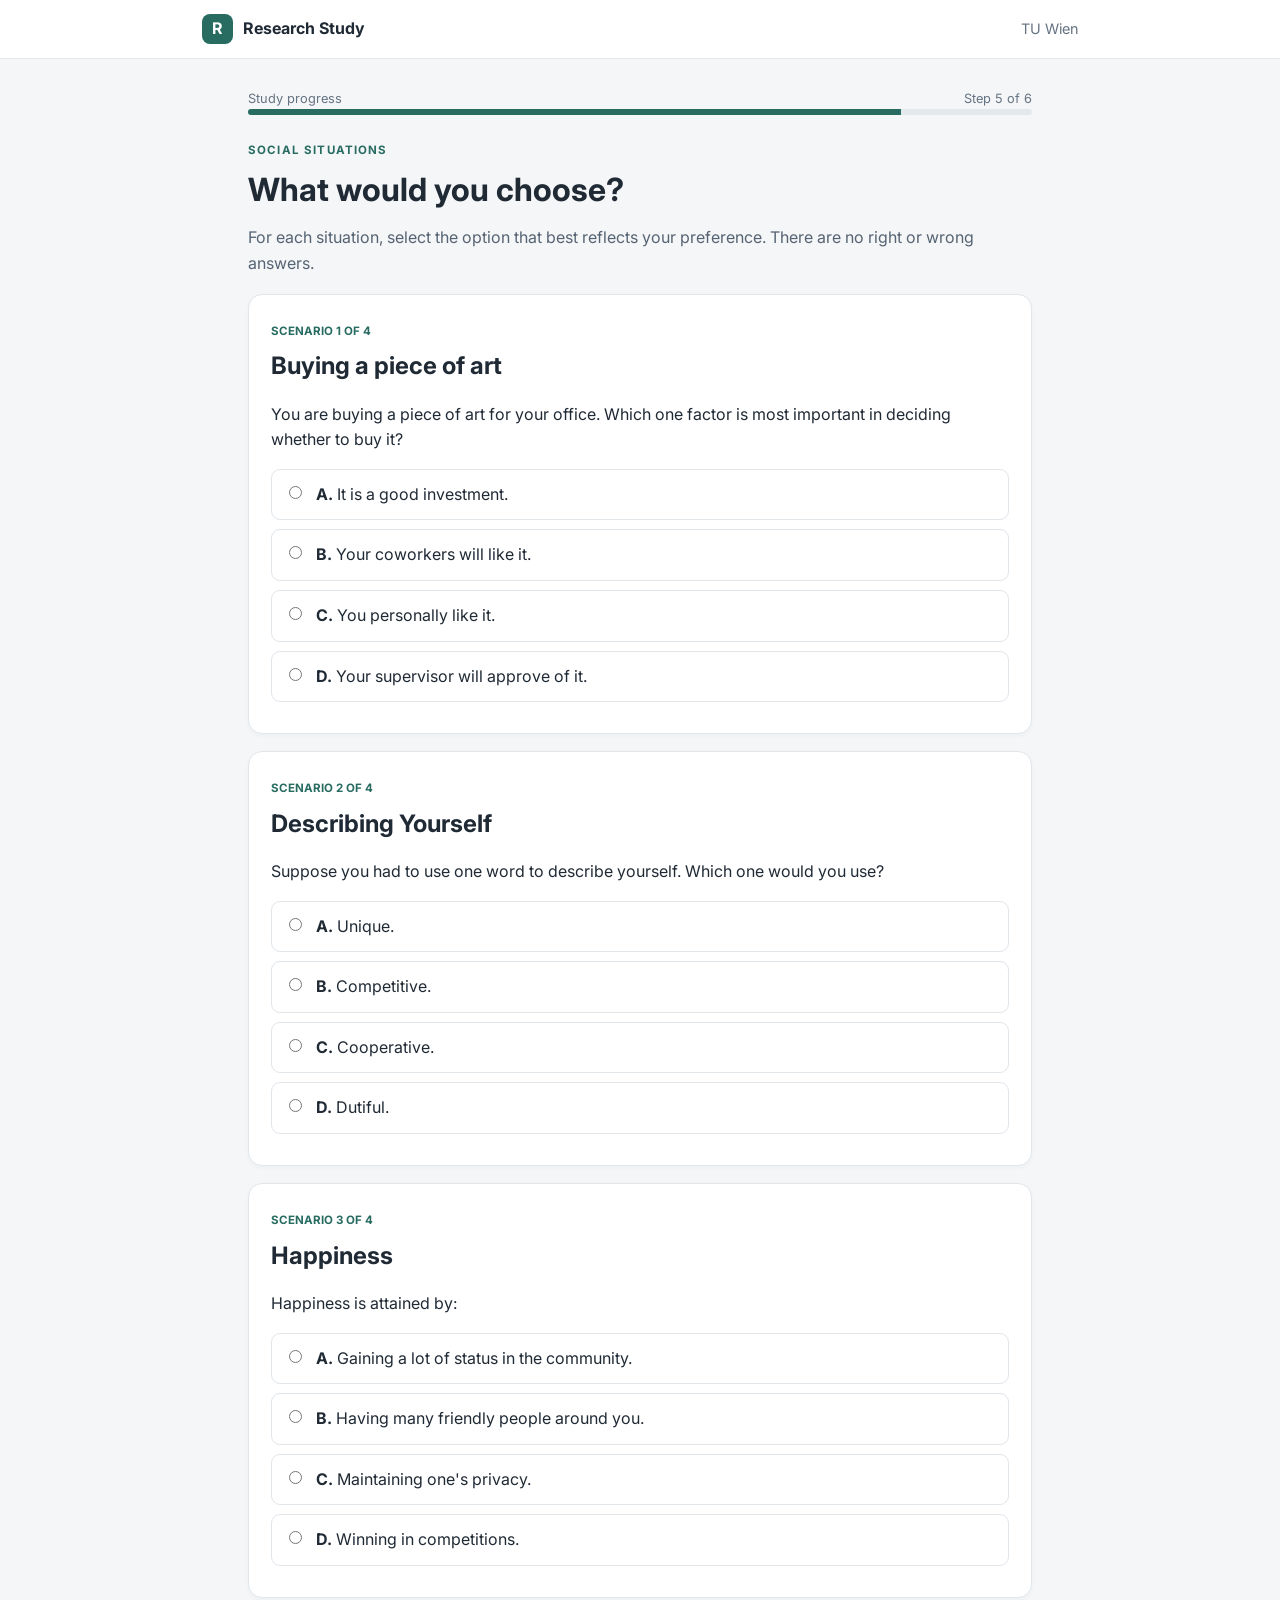
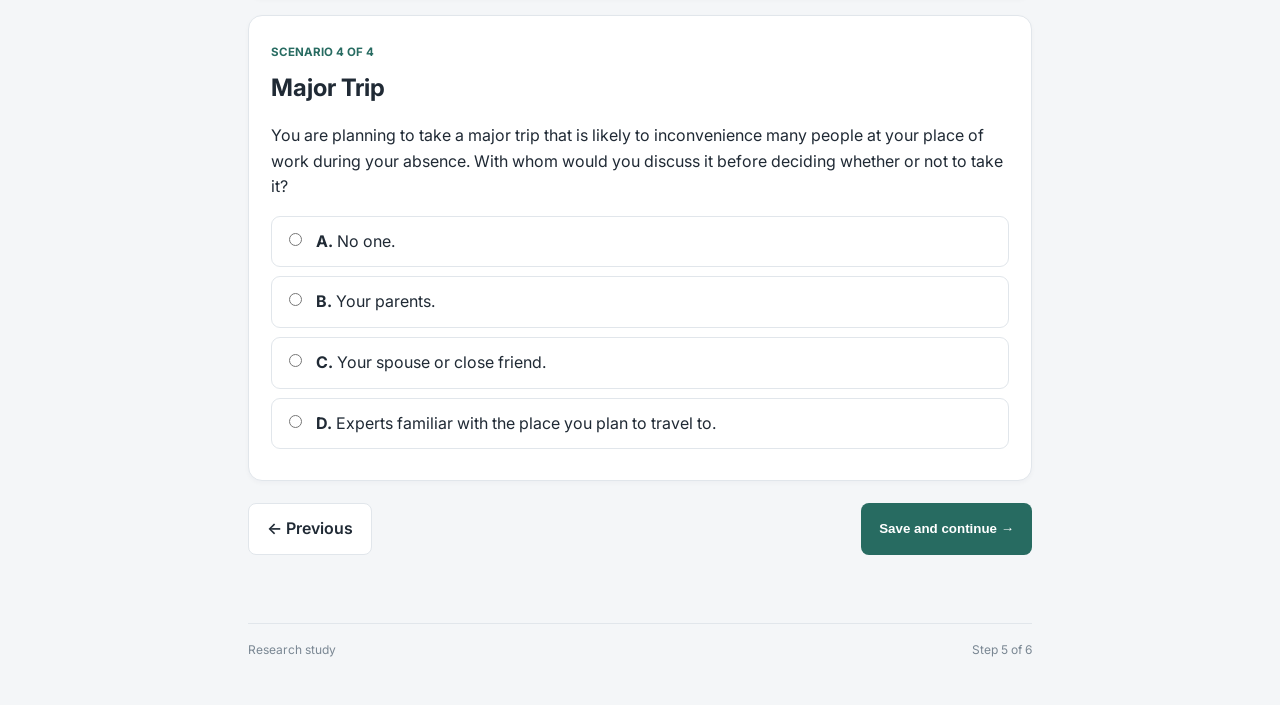
<file: scenarios.html>
<!doctype html><html lang="en"><head><meta charset="utf-8"><meta name="viewport" content="width=device-width,initial-scale=1"><title>Research Study</title><link rel="stylesheet" href="assets/styles.css"><script defer src="assets/config.js"></script><script defer src="assets/app.js"></script></head><body data-page="scenarios"><header class="site-header"><div class="header-inner"><div class="brand"><span class="brand-mark">R</span>Research Study</div><span class="institution">TU Wien</span></div></header><main class="survey-shell"><div class="progress-wrap"><div class="progress-label"><span>Study progress</span><span>Step 5 of 6</span></div><div class="progress-track"><span style="width:83.33%"></span></div></div><section class="page-heading"><p class="eyebrow">SOCIAL SITUATIONS</p><h1>What would you choose?</h1><p class="intro">For each situation, select the option that best reflects your preference. There are no right or wrong answers.</p></section><form id="scenarios-form"><div id="scenario-items"></div><div class="form-actions"><a class="button button-secondary" href="post-chat.html">← Previous</a><button class="button button-primary">Save and continue →</button></div><p id="scenarios-error" class="form-error"></p></form><footer class="page-footer"><span>Research study</span><span>Step 5 of 6</span></footer></main></body></html>
</file>
<file: assets/styles.css>
@import url('https://fonts.googleapis.com/css2?family=Inter:wght@400;500;600;700&display=swap');
:root{--ink:#202a35;--muted:#667382;--line:#e1e6eb;--page:#f4f6f8;--accent:#276b61;--soft:#edf5f3;--danger:#a43131}
*{box-sizing:border-box}body{margin:0;background:var(--page);color:var(--ink);font:16px/1.6 Inter,Arial,sans-serif}
.site-header{background:#fff;border-bottom:1px solid var(--line)}.header-inner{max-width:920px;margin:auto;padding:14px 22px;display:flex;justify-content:space-between;align-items:center}.brand{font-weight:700;display:flex;gap:10px;align-items:center}.brand-mark{background:var(--accent);color:white;border-radius:8px;padding:2px 10px}.institution{color:var(--muted);font-size:.9rem}
.survey-shell{max-width:820px;margin:30px auto;padding:0 18px}.progress-wrap{margin-bottom:26px}.progress-label{display:flex;justify-content:space-between;color:var(--muted);font-size:.8rem}.progress-track{height:6px;background:#e3e8ec;border-radius:9px;overflow:hidden}.progress-track span{display:block;height:100%;background:var(--accent)}
.eyebrow{color:var(--accent);font-size:.72rem;font-weight:700;letter-spacing:.1em}.page-heading h1{font-size:2rem;line-height:1.2;margin:5px 0 10px}.intro{color:#566372}.content-section,.item-card,.scenario-card{background:#fff;border:1px solid var(--line);border-radius:14px;padding:22px;margin:17px 0;box-shadow:0 2px 5px #19283708}.content-section h2{font-size:1.08rem;margin:0 0 10px}.notice{background:#fff8e9;border:1px solid #ead8a9;border-radius:10px;padding:14px;margin:16px 0;color:#594a2b}
.form-grid{display:grid;grid-template-columns:1fr;gap:18px}.field{display:flex;flex-direction:column;gap:7px}.field label{font-weight:600;font-size:.94rem}.field input,.field select{width:100%;min-height:46px;padding:10px 13px;border:1px solid #cfd7de;border-radius:8px;font:inherit;background:#fff}
.check-row,.scenario-option{display:flex;gap:11px;align-items:flex-start;border:1px solid var(--line);border-radius:9px;padding:12px;margin:9px 0;cursor:pointer}.check-row input,.scenario-option input{margin-top:4px;accent-color:var(--accent)}
.item-card{padding:23px 26px}.item-text{font-size:1.1rem;font-weight:650;line-height:1.45;margin:0 0 22px}.scale-labels{display:flex;justify-content:space-between;gap:10px;color:#596777;font-size:.83rem;margin-bottom:12px}.likert{display:grid;grid-template-columns:repeat(9,minmax(0,1fr));gap:5px}.likert label{display:flex;align-items:center;justify-content:center;gap:7px;cursor:pointer}.likert input{appearance:none;width:18px;height:18px;border:1.6px solid #858d95;border-radius:50%;margin:0;position:relative;background:#fff}.likert input:checked{border:2px solid var(--accent)}.likert input:checked:after{content:"";position:absolute;inset:4px;background:var(--accent);border-radius:50%}.likert label:has(input:checked){color:var(--accent);font-weight:700}
.button{display:inline-flex;align-items:center;justify-content:center;padding:12px 18px;border-radius:8px;min-height:44px;text-decoration:none;font-weight:600;border:0;cursor:pointer}.button-primary{background:var(--accent);color:white}.button-secondary{background:#fff;color:var(--ink);border:1px solid var(--line)}.form-actions{display:flex;justify-content:space-between;gap:12px;margin:22px 0}.form-error{color:var(--danger);min-height:1.3em}.page-footer{display:flex;justify-content:space-between;color:#7a8793;font-size:.75rem;border-top:1px solid var(--line);padding:16px 0;margin-top:25px}.scenario-number{font-size:.72rem;color:var(--accent);font-weight:700}.scenario-card h2{margin:5px 0}.completion-code{font-family:monospace;font-weight:700}
@media(max-width:620px){.survey-shell{padding:0 12px}.content-section{padding:17px}.item-card{padding:18px 13px}.item-text{font-size:1rem}.scale-labels{font-size:.69rem}.likert{gap:1px}.likert label{flex-direction:column;gap:3px;font-size:.76rem}.likert input{width:15px;height:15px}.form-actions{flex-direction:column-reverse}.form-actions .button{width:100%}.page-heading h1{font-size:1.65rem}}
</file>
